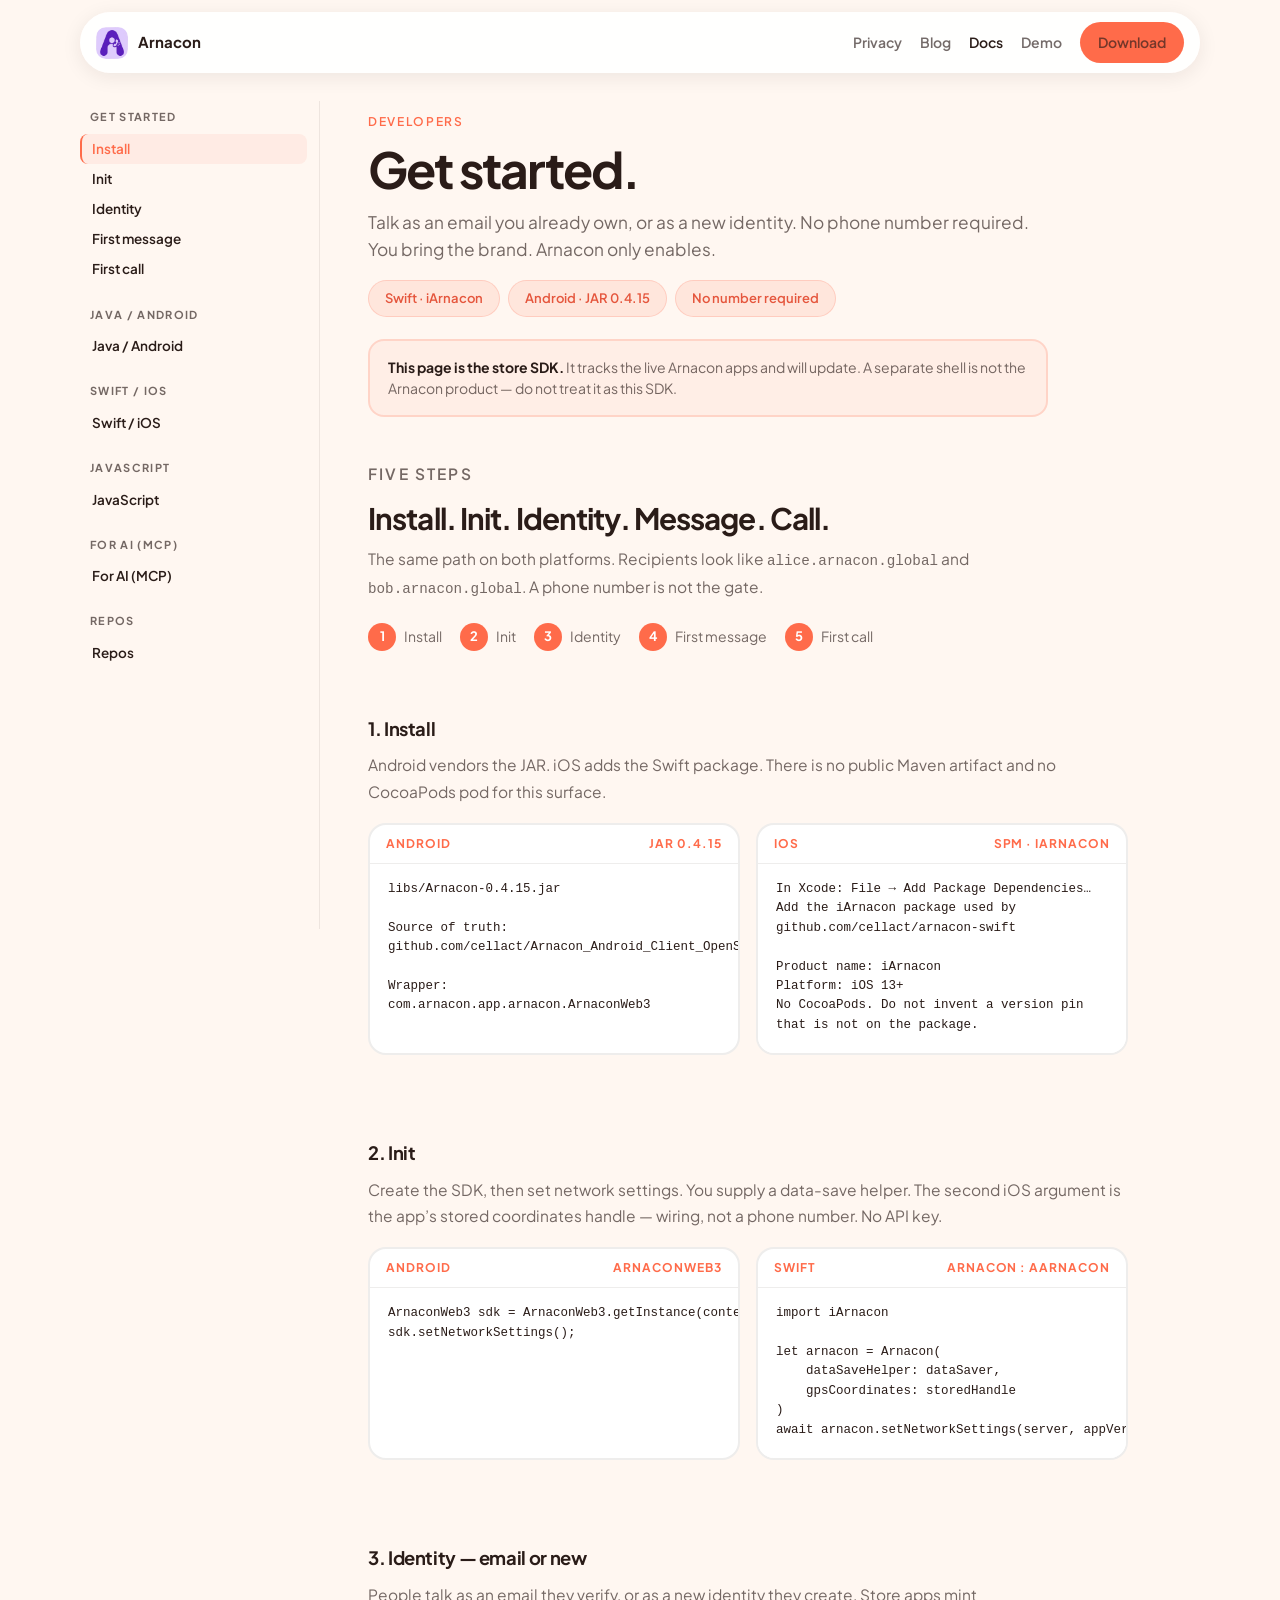
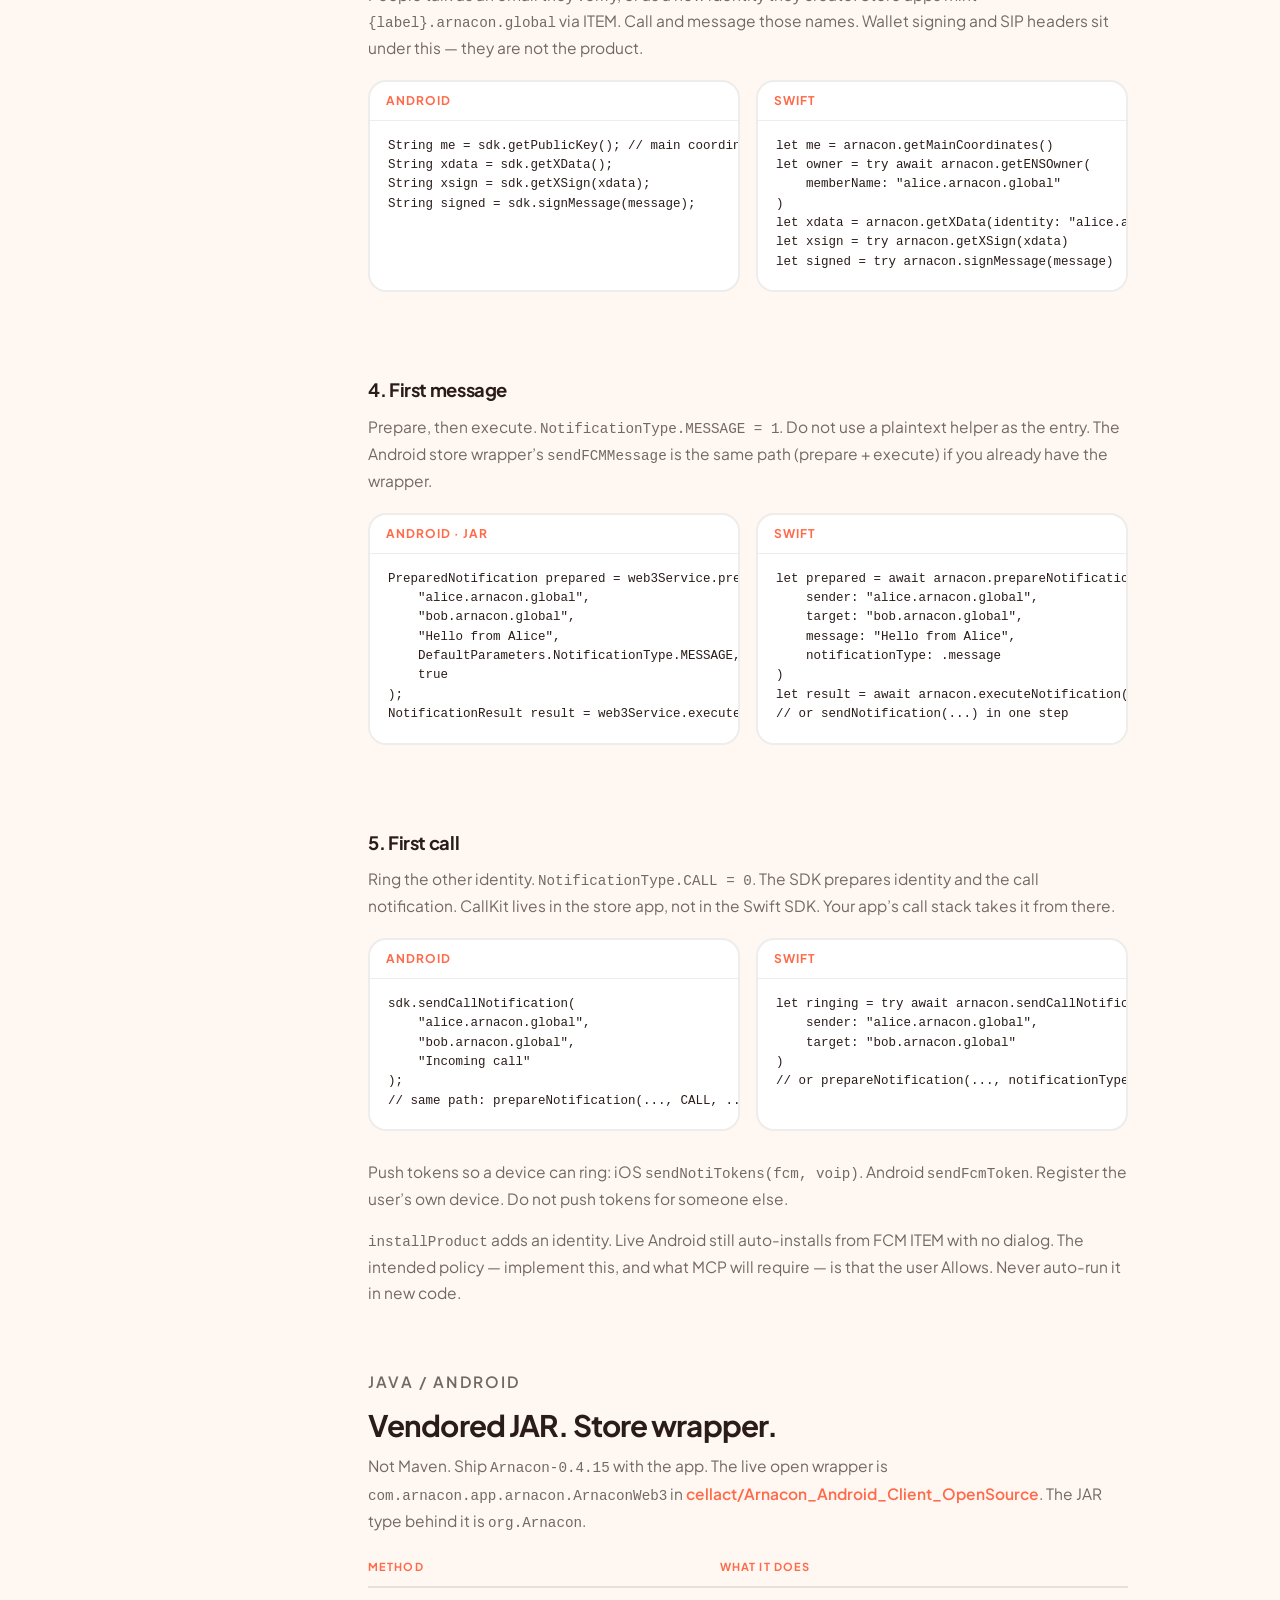
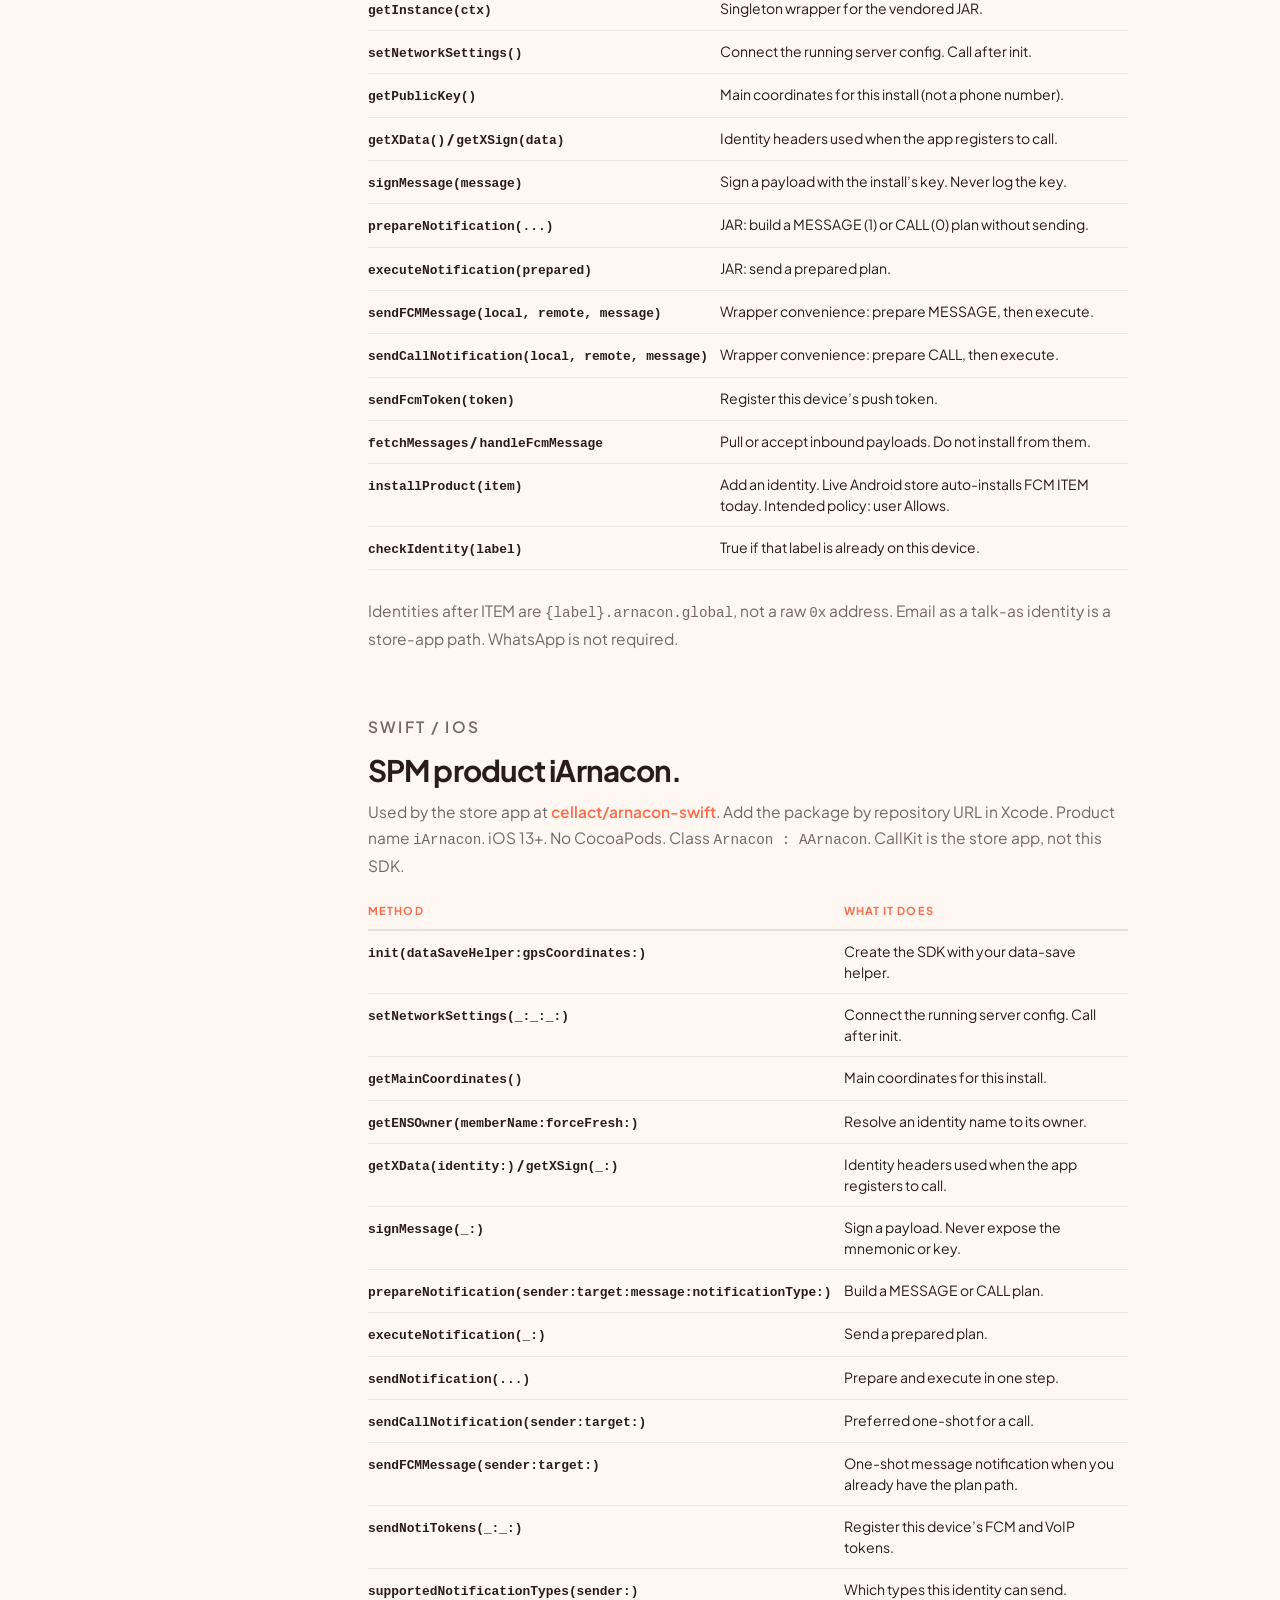
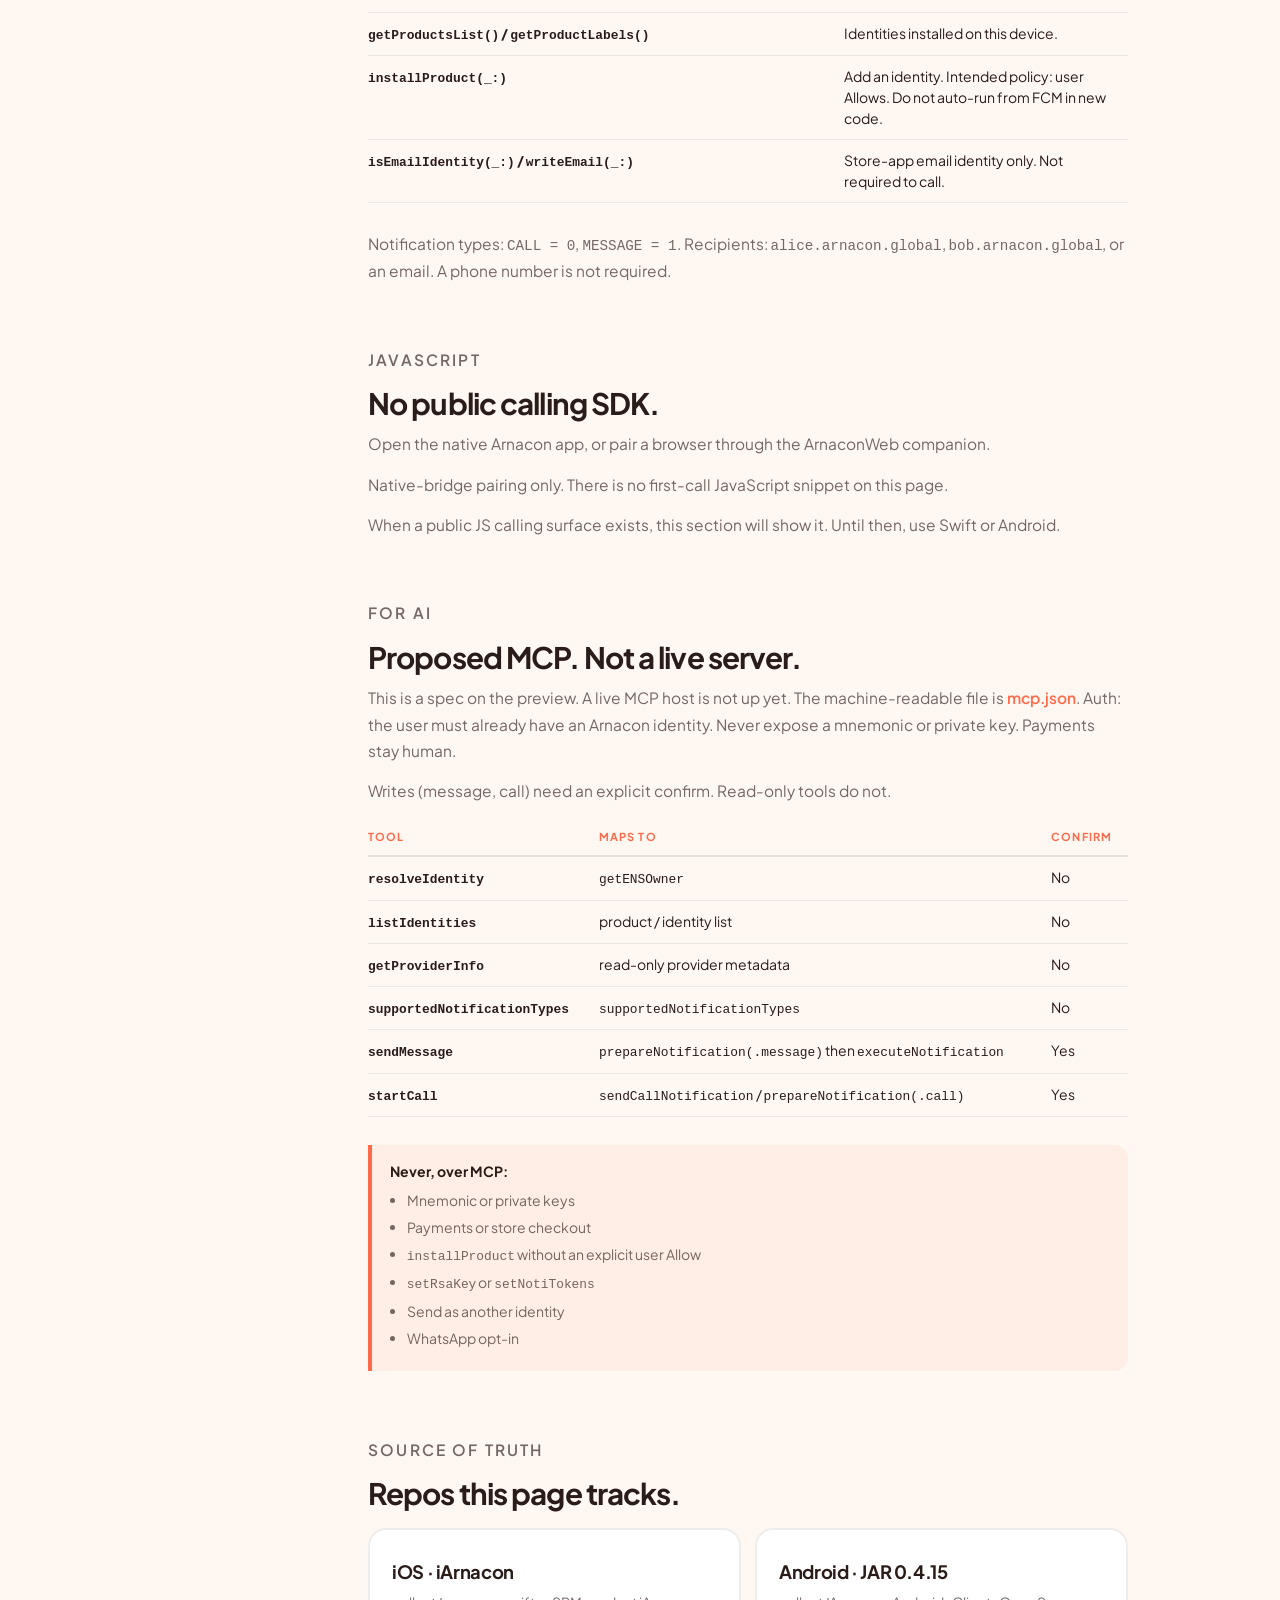
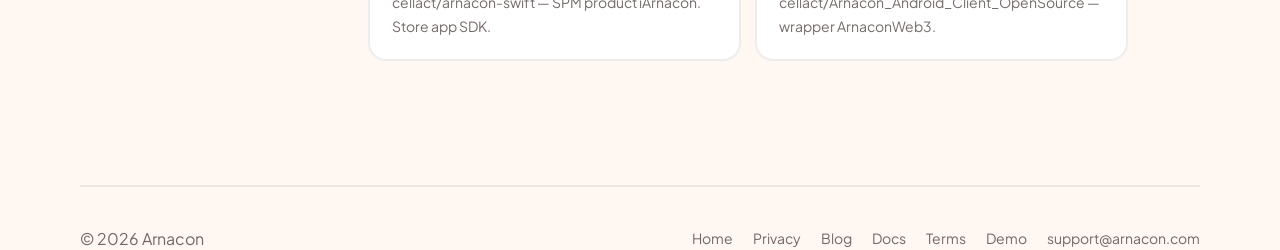
<file: docs.html>
<!DOCTYPE html>
<html lang="en">
<head>
  <meta charset="utf-8">
  <meta name="viewport" content="width=device-width, initial-scale=1">
  <title>Developers — Arnacon</title>
  <link rel="icon" href="arnacon-logo.svg?v=4">
  <link rel="preconnect" href="https://fonts.googleapis.com">
  <link rel="preconnect" href="https://fonts.gstatic.com" crossorigin>
  <link href="https://fonts.googleapis.com/css2?family=Plus+Jakarta+Sans:wght@400;600;700&family=Fraunces:ital,wght@0,400;1,400&display=swap" rel="stylesheet">
  <link rel="stylesheet" href="dawn.css?v=11">
  <style>
    .nav-links a.current { color: var(--ink); }
    html { scroll-padding-top: 88px; }

    .docs-shell {
      width: min(1120px, calc(100% - 40px));
      margin: 0 auto;
      display: grid;
      grid-template-columns: 240px minmax(0, 1fr);
      gap: 48px;
      align-items: start;
      padding: 28px 0 64px;
    }

    .docs-rail {
      position: sticky;
      top: 72px;
      height: calc(100vh - 72px);
      overflow-y: auto;
      overflow-x: hidden;
      padding: 8px 12px 32px 0;
      border-right: 1px solid rgba(42,28,24,.08);
    }
    .docs-rail::-webkit-scrollbar { width: 6px; }
    .docs-rail::-webkit-scrollbar-thumb { background: rgba(42,28,24,.12); border-radius: 99px; }

    .docs-nav {
      display: block;
      width: auto;
      margin: 0;
      padding: 0;
      background: none;
      box-shadow: none;
      border-radius: 0;
      position: static;
      backdrop-filter: none;
      justify-content: unset;
      align-items: stretch;
    }

    .docs-onpage {
      display: none;
      font-size: 12px;
      font-weight: 700;
      letter-spacing: .12em;
      text-transform: uppercase;
      color: var(--ink-muted);
      padding: 10px 4px 8px;
      margin: 0;
      white-space: nowrap;
    }

    .docs-group { margin: 0 0 22px; }
    .docs-group-label {
      display: block;
      font-size: 11px;
      font-weight: 700;
      letter-spacing: .12em;
      text-transform: uppercase;
      color: var(--ink-muted);
      margin: 0 0 8px;
      padding: 0 10px;
    }
    .docs-nav a {
      display: block;
      font-size: 13.5px;
      font-weight: 600;
      color: var(--ink);
      padding: 6px 10px;
      border-radius: 8px;
      border-left: 2px solid transparent;
      line-height: 1.35;
    }
    .docs-nav a:hover { background: rgba(42,28,24,.04); color: var(--ink); }
    .docs-nav a.active {
      color: var(--coral);
      background: rgba(255,107,74,.08);
      border-left-color: var(--coral);
    }

    .docs-article {
      max-width: 760px;
      min-width: 0;
      padding-bottom: 48px;
    }
    .docs-hero { padding: 12px 0 8px; }
    .docs-hero h1 {
      font-size: clamp(2.1rem, 4.2vw, 3.1rem);
      margin-bottom: 14px;
    }
    .docs-hero .lede { max-width: 52ch; font-size: 1.08rem; }
    .docs-note {
      margin: 22px 0 0; padding: 16px 18px;
      border: 2px solid rgba(255,107,74,.2);
      background: rgba(255,107,74,.06);
      border-radius: 16px; font-size: 14px;
      color: var(--ink-muted); max-width: 68ch;
    }
    .docs-note strong { color: var(--ink); }

    .docs-section {
      padding: 36px 0 12px;
      scroll-margin-top: 88px;
    }
    .docs-section h2 {
      font-size: clamp(1.35rem, 2.4vw, 1.85rem);
      margin-bottom: 12px;
      letter-spacing: -.03em;
    }
    .docs-section h3 {
      font-size: 1.15rem;
      margin: 8px 0 10px;
    }
    .docs-section p {
      color: var(--ink-muted);
      max-width: none;
      margin-bottom: 14px;
      line-height: 1.7;
      font-size: 15.5px;
    }
    .docs-section p a { color: var(--coral); font-weight: 600; }

    .steps { margin: 22px 0 8px; }
    .pair { display: grid; grid-template-columns: 1fr 1fr; gap: 16px; margin: 18px 0 28px; }
    .code-card { background: #fff; border: 2px solid rgba(42,28,24,.08); border-radius: 18px; overflow: hidden; }
    .code-card header {
      display: flex; justify-content: space-between; align-items: center;
      padding: 10px 16px; border-bottom: 1px solid rgba(42,28,24,.08);
      font-size: 12px; font-weight: 700; letter-spacing: .08em;
      text-transform: uppercase; color: var(--coral);
    }
    pre {
      margin: 0; padding: 16px 18px 18px; overflow-x: auto;
      font-family: ui-monospace, SFMono-Regular, Menlo, Consolas, monospace;
      font-size: 12.5px; line-height: 1.55; color: var(--ink); background: #fff;
    }
    code { font-family: ui-monospace, SFMono-Regular, Menlo, Consolas, monospace; font-size: .92em; }
    .ref { width: 100%; border-collapse: collapse; margin: 16px 0 28px; font-size: 14px; }
    .ref th {
      text-align: left; font-size: 11px; letter-spacing: .1em; text-transform: uppercase;
      color: var(--coral); padding: 8px 10px 10px 0; border-bottom: 2px solid rgba(42,28,24,.1);
    }
    .ref td { padding: 10px 12px 10px 0; border-bottom: 1px solid rgba(42,28,24,.08); vertical-align: top; }
    .ref td:first-child { white-space: nowrap; font-weight: 700; color: var(--ink); }
    .chip-row { display: flex; flex-wrap: wrap; gap: 8px; margin: 16px 0 8px; }
    .repos { display: grid; grid-template-columns: 1fr 1fr; gap: 14px; margin-top: 18px; }
    .repo-card {
      display: block; background: #fff; border: 2px solid rgba(42,28,24,.08);
      border-radius: 18px; padding: 20px 22px;
    }
    .repo-card:hover { border-color: var(--coral); }
    .repo-card h3 { margin-bottom: 6px; }
    .repo-card p { margin: 0; font-size: 14px; }
    .warn {
      margin: 18px 0; padding: 16px 18px; border-left: 4px solid var(--coral);
      background: rgba(255,107,74,.06); border-radius: 0 14px 14px 0;
      color: var(--ink-muted); font-size: 14px;
    }
    .warn strong { color: var(--ink); }
    .never-list { margin: 8px 0 0; padding-left: 1.2em; color: var(--ink-muted); }
    .never-list li { margin: 6px 0; }

    @media (max-width: 900px) {
      .docs-shell {
        display: block;
        width: calc(100% - 32px);
        padding-top: 8px;
      }
      .docs-rail {
        position: sticky;
        top: 68px;
        z-index: 50;
        width: 100%;
        height: auto;
        overflow: visible;
        padding: 0;
        border-right: 0;
        background: var(--cream);
        border-bottom: 1px solid rgba(42,28,24,.08);
        margin: 0 0 8px;
      }
      .docs-onpage { display: block; }
      .docs-nav {
        display: flex;
        flex-wrap: nowrap;
        gap: 4px 6px;
        overflow-x: auto;
        overflow-y: hidden;
        padding: 0 0 12px;
        -webkit-overflow-scrolling: touch;
      }
      .docs-group {
        display: flex;
        flex-direction: row;
        align-items: center;
        flex-wrap: nowrap;
        gap: 4px;
        margin: 0;
        flex-shrink: 0;
      }
      .docs-group-label {
        padding: 0 6px 0 10px;
        margin: 0;
        white-space: nowrap;
      }
      .docs-nav a {
        display: inline-block;
        white-space: nowrap;
        padding: 6px 10px;
        border-left: 0;
        border-radius: 999px;
        background: #fff;
        border: 1.5px solid rgba(42,28,24,.1);
      }
      .docs-nav a.active {
        border-color: var(--coral);
        background: rgba(255,107,74,.1);
      }
      .docs-article { max-width: none; }
      .pair, .repos { grid-template-columns: 1fr; }
      .ref td:first-child { white-space: normal; }
    }
  </style>
</head>
<body>
  <nav>
    <a href="index.html" class="nav-brand">
      <img src="arnacon-logo.svg?v=4" alt="Arnacon">
      <span>Arnacon</span>
    </a>
    <div class="nav-links">
      <a href="privacy.html">Privacy</a>
      <a href="blog.html">Blog</a>
      <a href="docs.html" class="current">Docs</a>
      <a href="demo.html">Demo</a>
      <a href="index.html#download" class="btn">Download</a>
    </div>
  </nav>

  <div class="docs-shell">
    <aside class="docs-rail">
      <p class="docs-onpage">On this page</p>
      <div class="docs-nav" role="navigation" aria-label="Docs">
        <div class="docs-group">
          <span class="docs-group-label">Get started</span>
          <a href="#install">Install</a>
          <a href="#init">Init</a>
          <a href="#identity">Identity</a>
          <a href="#message">First message</a>
          <a href="#call">First call</a>
        </div>
        <div class="docs-group">
          <span class="docs-group-label">Java / Android</span>
          <a href="#java">Java / Android</a>
        </div>
        <div class="docs-group">
          <span class="docs-group-label">Swift / iOS</span>
          <a href="#swift">Swift / iOS</a>
        </div>
        <div class="docs-group">
          <span class="docs-group-label">JavaScript</span>
          <a href="#js">JavaScript</a>
        </div>
        <div class="docs-group">
          <span class="docs-group-label">For AI (MCP)</span>
          <a href="#mcp">For AI (MCP)</a>
        </div>
        <div class="docs-group">
          <span class="docs-group-label">Repos</span>
          <a href="#repos">Repos</a>
        </div>
      </div>
    </aside>

    <div class="docs-article">
      <header class="docs-hero" id="top">
        <p class="kicker">Developers</p>
        <h1>Get started.</h1>
        <p class="lede">Talk as an email you already own, or as a new identity. No phone number required. You bring the brand. Arnacon only enables.</p>
        <div class="chip-row">
          <span class="chip">Swift · iArnacon</span>
          <span class="chip">Android · JAR 0.4.15</span>
          <span class="chip">No number required</span>
        </div>
        <p class="docs-note"><strong>This page is the store SDK.</strong> It tracks the live Arnacon apps and will update. A separate shell is not the Arnacon product — do not treat it as this SDK.</p>
      </header>

      <section class="docs-section" id="got">
        <p class="kicker">Five steps</p>
        <h2>Install. Init. Identity. Message. Call.</h2>
        <p>The same path on both platforms. Recipients look like <code>alice.arnacon.global</code> and <code>bob.arnacon.global</code>. A phone number is not the gate.</p>
        <div class="steps">
          <span class="step"><b>1</b> Install</span>
          <span class="step"><b>2</b> Init</span>
          <span class="step"><b>3</b> Identity</span>
          <span class="step"><b>4</b> First message</span>
          <span class="step"><b>5</b> First call</span>
        </div>
      </section>

      <section class="docs-section" id="install">
        <h3>1. Install</h3>
        <p>Android vendors the JAR. iOS adds the Swift package. There is no public Maven artifact and no CocoaPods pod for this surface.</p>
        <div class="pair">
          <article class="code-card">
            <header><span>Android</span><span>JAR 0.4.15</span></header>
            <pre>libs/Arnacon-0.4.15.jar

Source of truth:
github.com/cellact/Arnacon_Android_Client_OpenSource

Wrapper:
com.arnacon.app.arnacon.ArnaconWeb3</pre>
          </article>
          <article class="code-card">
            <header><span>iOS</span><span>SPM · iArnacon</span></header>
            <pre>In Xcode: File → Add Package Dependencies…
Add the iArnacon package used by
github.com/cellact/arnacon-swift

Product name: iArnacon
Platform: iOS 13+
No CocoaPods. Do not invent a version pin
that is not on the package.</pre>
          </article>
        </div>
      </section>

      <section class="docs-section" id="init">
        <h3>2. Init</h3>
        <p>Create the SDK, then set network settings. You supply a data-save helper. The second iOS argument is the app’s stored coordinates handle — wiring, not a phone number. No API key.</p>
        <div class="pair">
          <article class="code-card">
            <header><span>Android</span><span>ArnaconWeb3</span></header>
            <pre>ArnaconWeb3 sdk = ArnaconWeb3.getInstance(context);
sdk.setNetworkSettings();</pre>
          </article>
          <article class="code-card">
            <header><span>Swift</span><span>Arnacon : AArnacon</span></header>
            <pre>import iArnacon

let arnacon = Arnacon(
    dataSaveHelper: dataSaver,
    gpsCoordinates: storedHandle
)
await arnacon.setNetworkSettings(server, appVersion)</pre>
          </article>
        </div>
      </section>

      <section class="docs-section" id="identity">
        <h3>3. Identity — email or new</h3>
        <p>People talk as an email they verify, or as a new identity they create. Store apps mint <code>{label}.arnacon.global</code> via ITEM. Call and message those names. Wallet signing and SIP headers sit under this — they are not the product.</p>
        <div class="pair">
          <article class="code-card">
            <header><span>Android</span></header>
            <pre>String me = sdk.getPublicKey(); // main coordinates
String xdata = sdk.getXData();
String xsign = sdk.getXSign(xdata);
String signed = sdk.signMessage(message);</pre>
          </article>
          <article class="code-card">
            <header><span>Swift</span></header>
            <pre>let me = arnacon.getMainCoordinates()
let owner = try await arnacon.getENSOwner(
    memberName: "alice.arnacon.global"
)
let xdata = arnacon.getXData(identity: "alice.arnacon.global")
let xsign = try arnacon.getXSign(xdata)
let signed = try arnacon.signMessage(message)</pre>
          </article>
        </div>
      </section>

      <section class="docs-section" id="message">
        <h3>4. First message</h3>
        <p>Prepare, then execute. <code>NotificationType.MESSAGE = 1</code>. Do not use a plaintext helper as the entry. The Android store wrapper’s <code>sendFCMMessage</code> is the same path (prepare + execute) if you already have the wrapper.</p>
        <div class="pair">
          <article class="code-card">
            <header><span>Android · JAR</span></header>
            <pre>PreparedNotification prepared = web3Service.prepareNotification(
    "alice.arnacon.global",
    "bob.arnacon.global",
    "Hello from Alice",
    DefaultParameters.NotificationType.MESSAGE,
    true
);
NotificationResult result = web3Service.executeNotification(prepared);</pre>
          </article>
          <article class="code-card">
            <header><span>Swift</span></header>
            <pre>let prepared = await arnacon.prepareNotification(
    sender: "alice.arnacon.global",
    target: "bob.arnacon.global",
    message: "Hello from Alice",
    notificationType: .message
)
let result = await arnacon.executeNotification(prepared)
// or sendNotification(...) in one step</pre>
          </article>
        </div>
      </section>

      <section class="docs-section" id="call">
        <h3>5. First call</h3>
        <p>Ring the other identity. <code>NotificationType.CALL = 0</code>. The SDK prepares identity and the call notification. CallKit lives in the store app, not in the Swift SDK. Your app’s call stack takes it from there.</p>
        <div class="pair">
          <article class="code-card">
            <header><span>Android</span></header>
            <pre>sdk.sendCallNotification(
    "alice.arnacon.global",
    "bob.arnacon.global",
    "Incoming call"
);
// same path: prepareNotification(..., CALL, ...)</pre>
          </article>
          <article class="code-card">
            <header><span>Swift</span></header>
            <pre>let ringing = try await arnacon.sendCallNotification(
    sender: "alice.arnacon.global",
    target: "bob.arnacon.global"
)
// or prepareNotification(..., notificationType: .call)</pre>
          </article>
        </div>
        <p>Push tokens so a device can ring: iOS <code>sendNotiTokens(fcm, voip)</code>. Android <code>sendFcmToken</code>. Register the user’s own device. Do not push tokens for someone else.</p>
        <p><code>installProduct</code> adds an identity. Live Android still auto-installs from FCM ITEM with no dialog. The intended policy — implement this, and what MCP will require — is that the user Allows. Never auto-run it in new code.</p>
      </section>

      <section class="docs-section" id="java">
        <p class="kicker">Java / Android</p>
        <h2>Vendored JAR. Store wrapper.</h2>
        <p>Not Maven. Ship <code>Arnacon-0.4.15</code> with the app. The live open wrapper is <code>com.arnacon.app.arnacon.ArnaconWeb3</code> in <a href="https://github.com/cellact/Arnacon_Android_Client_OpenSource">cellact/Arnacon_Android_Client_OpenSource</a>. The JAR type behind it is <code>org.Arnacon</code>.</p>
        <table class="ref">
          <thead>
            <tr><th>Method</th><th>What it does</th></tr>
          </thead>
          <tbody>
            <tr><td><code>getInstance(ctx)</code></td><td>Singleton wrapper for the vendored JAR.</td></tr>
            <tr><td><code>setNetworkSettings()</code></td><td>Connect the running server config. Call after init.</td></tr>
            <tr><td><code>getPublicKey()</code></td><td>Main coordinates for this install (not a phone number).</td></tr>
            <tr><td><code>getXData()</code> / <code>getXSign(data)</code></td><td>Identity headers used when the app registers to call.</td></tr>
            <tr><td><code>signMessage(message)</code></td><td>Sign a payload with the install’s key. Never log the key.</td></tr>
            <tr><td><code>prepareNotification(...)</code></td><td>JAR: build a MESSAGE (1) or CALL (0) plan without sending.</td></tr>
            <tr><td><code>executeNotification(prepared)</code></td><td>JAR: send a prepared plan.</td></tr>
            <tr><td><code>sendFCMMessage(local, remote, message)</code></td><td>Wrapper convenience: prepare MESSAGE, then execute.</td></tr>
            <tr><td><code>sendCallNotification(local, remote, message)</code></td><td>Wrapper convenience: prepare CALL, then execute.</td></tr>
            <tr><td><code>sendFcmToken(token)</code></td><td>Register this device’s push token.</td></tr>
            <tr><td><code>fetchMessages</code> / <code>handleFcmMessage</code></td><td>Pull or accept inbound payloads. Do not install from them.</td></tr>
            <tr><td><code>installProduct(item)</code></td><td>Add an identity. Live Android store auto-installs FCM ITEM today. Intended policy: user Allows.</td></tr>
            <tr><td><code>checkIdentity(label)</code></td><td>True if that label is already on this device.</td></tr>
          </tbody>
        </table>
        <p>Identities after ITEM are <code>{label}.arnacon.global</code>, not a raw <code>0x</code> address. Email as a talk-as identity is a store-app path. WhatsApp is not required.</p>
      </section>

      <section class="docs-section" id="swift">
        <p class="kicker">Swift / iOS</p>
        <h2>SPM product iArnacon.</h2>
        <p>Used by the store app at <a href="https://github.com/cellact/arnacon-swift">cellact/arnacon-swift</a>. Add the package by repository URL in Xcode. Product name <code>iArnacon</code>. iOS 13+. No CocoaPods. Class <code>Arnacon : AArnacon</code>. CallKit is the store app, not this SDK.</p>
        <table class="ref">
          <thead>
            <tr><th>Method</th><th>What it does</th></tr>
          </thead>
          <tbody>
            <tr><td><code>init(dataSaveHelper:gpsCoordinates:)</code></td><td>Create the SDK with your data-save helper.</td></tr>
            <tr><td><code>setNetworkSettings(_:_:_:)</code></td><td>Connect the running server config. Call after init.</td></tr>
            <tr><td><code>getMainCoordinates()</code></td><td>Main coordinates for this install.</td></tr>
            <tr><td><code>getENSOwner(memberName:forceFresh:)</code></td><td>Resolve an identity name to its owner.</td></tr>
            <tr><td><code>getXData(identity:)</code> / <code>getXSign(_:)</code></td><td>Identity headers used when the app registers to call.</td></tr>
            <tr><td><code>signMessage(_:)</code></td><td>Sign a payload. Never expose the mnemonic or key.</td></tr>
            <tr><td><code>prepareNotification(sender:target:message:notificationType:)</code></td><td>Build a MESSAGE or CALL plan.</td></tr>
            <tr><td><code>executeNotification(_:)</code></td><td>Send a prepared plan.</td></tr>
            <tr><td><code>sendNotification(...)</code></td><td>Prepare and execute in one step.</td></tr>
            <tr><td><code>sendCallNotification(sender:target:)</code></td><td>Preferred one-shot for a call.</td></tr>
            <tr><td><code>sendFCMMessage(sender:target:)</code></td><td>One-shot message notification when you already have the plan path.</td></tr>
            <tr><td><code>sendNotiTokens(_:_:)</code></td><td>Register this device’s FCM and VoIP tokens.</td></tr>
            <tr><td><code>supportedNotificationTypes(sender:)</code></td><td>Which types this identity can send.</td></tr>
            <tr><td><code>getProductsList()</code> / <code>getProductLabels()</code></td><td>Identities installed on this device.</td></tr>
            <tr><td><code>installProduct(_:)</code></td><td>Add an identity. Intended policy: user Allows. Do not auto-run from FCM in new code.</td></tr>
            <tr><td><code>isEmailIdentity(_:)</code> / <code>writeEmail(_:)</code></td><td>Store-app email identity only. Not required to call.</td></tr>
          </tbody>
        </table>
        <p>Notification types: <code>CALL = 0</code>, <code>MESSAGE = 1</code>. Recipients: <code>alice.arnacon.global</code>, <code>bob.arnacon.global</code>, or an email. A phone number is not required.</p>
      </section>

      <section class="docs-section" id="js">
        <p class="kicker">JavaScript</p>
        <h2>No public calling SDK.</h2>
        <p>Open the native Arnacon app, or pair a browser through the ArnaconWeb companion.</p>
        <p>Native-bridge pairing only. There is no first-call JavaScript snippet on this page.</p>
        <p>When a public JS calling surface exists, this section will show it. Until then, use Swift or Android.</p>
      </section>

      <section class="docs-section" id="mcp">
        <p class="kicker">For AI</p>
        <h2>Proposed MCP. Not a live server.</h2>
        <p>This is a spec on the preview. A live MCP host is not up yet. The machine-readable file is <a href="mcp.json">mcp.json</a>. Auth: the user must already have an Arnacon identity. Never expose a mnemonic or private key. Payments stay human.</p>
        <p>Writes (message, call) need an explicit confirm. Read-only tools do not.</p>
        <table class="ref">
          <thead>
            <tr><th>Tool</th><th>Maps to</th><th>Confirm</th></tr>
          </thead>
          <tbody>
            <tr><td><code>resolveIdentity</code></td><td><code>getENSOwner</code></td><td>No</td></tr>
            <tr><td><code>listIdentities</code></td><td>product / identity list</td><td>No</td></tr>
            <tr><td><code>getProviderInfo</code></td><td>read-only provider metadata</td><td>No</td></tr>
            <tr><td><code>supportedNotificationTypes</code></td><td><code>supportedNotificationTypes</code></td><td>No</td></tr>
            <tr><td><code>sendMessage</code></td><td><code>prepareNotification(.message)</code> then <code>executeNotification</code></td><td>Yes</td></tr>
            <tr><td><code>startCall</code></td><td><code>sendCallNotification</code> / <code>prepareNotification(.call)</code></td><td>Yes</td></tr>
          </tbody>
        </table>
        <div class="warn">
          <strong>Never, over MCP:</strong>
          <ul class="never-list">
            <li>Mnemonic or private keys</li>
            <li>Payments or store checkout</li>
            <li><code>installProduct</code> without an explicit user Allow</li>
            <li><code>setRsaKey</code> or <code>setNotiTokens</code></li>
            <li>Send as another identity</li>
            <li>WhatsApp opt-in</li>
          </ul>
        </div>
      </section>

      <section class="docs-section" id="repos">
        <p class="kicker">Source of truth</p>
        <h2>Repos this page tracks.</h2>
        <div class="repos">
          <a class="repo-card" href="https://github.com/cellact/arnacon-swift">
            <h3>iOS · iArnacon</h3>
            <p>cellact/arnacon-swift — SPM product iArnacon. Store app SDK.</p>
          </a>
          <a class="repo-card" href="https://github.com/cellact/Arnacon_Android_Client_OpenSource">
            <h3>Android · JAR 0.4.15</h3>
            <p>cellact/Arnacon_Android_Client_OpenSource — wrapper ArnaconWeb3.</p>
          </a>
        </div>
      </section>
    </div>
  </div>

  <footer class="wrap">
    <div class="footer-content">
      <span style="color: var(--ink-muted);">© 2026 Arnacon</span>
      <div class="footer-links">
        <a href="index.html">Home</a>
        <a href="privacy.html">Privacy</a>
        <a href="blog.html">Blog</a>
        <a href="docs.html">Docs</a>
        <a href="https://www.arnacon.com/tandc">Terms</a>
        <a href="demo.html">Demo</a>
        <a href="mailto:support@arnacon.com">support@arnacon.com</a>
      </div>
    </div>
  </footer>

  <script>
(function () {
  var links = Array.prototype.slice.call(document.querySelectorAll('.docs-nav a[href^="#"]'));
  var sections = links.map(function (a) {
    return document.getElementById(a.getAttribute("href").slice(1));
  }).filter(Boolean);

  function setActive(id) {
    links.forEach(function (a) {
      a.classList.toggle("active", a.getAttribute("href") === "#" + id);
    });
  }

  links.forEach(function (a) {
    a.addEventListener("click", function (e) {
      var id = a.getAttribute("href").slice(1);
      var el = document.getElementById(id);
      if (!el) return;
      e.preventDefault();
      setActive(id);
      el.scrollIntoView({ behavior: "smooth", block: "start" });
      if (history.replaceState) history.replaceState(null, "", "#" + id);
    });
  });

  var ticking = false;
  function spy() {
    ticking = false;
    var offset = 96;
    var current = sections.length ? sections[0].id : null;
    for (var i = 0; i < sections.length; i++) {
      if (sections[i].getBoundingClientRect().top - offset <= 0) current = sections[i].id;
    }
    if (current) setActive(current);
  }
  window.addEventListener("scroll", function () {
    if (!ticking) {
      ticking = true;
      requestAnimationFrame(spy);
    }
  }, { passive: true });
  spy();
})();
  </script>
</body>
</html>
</file>
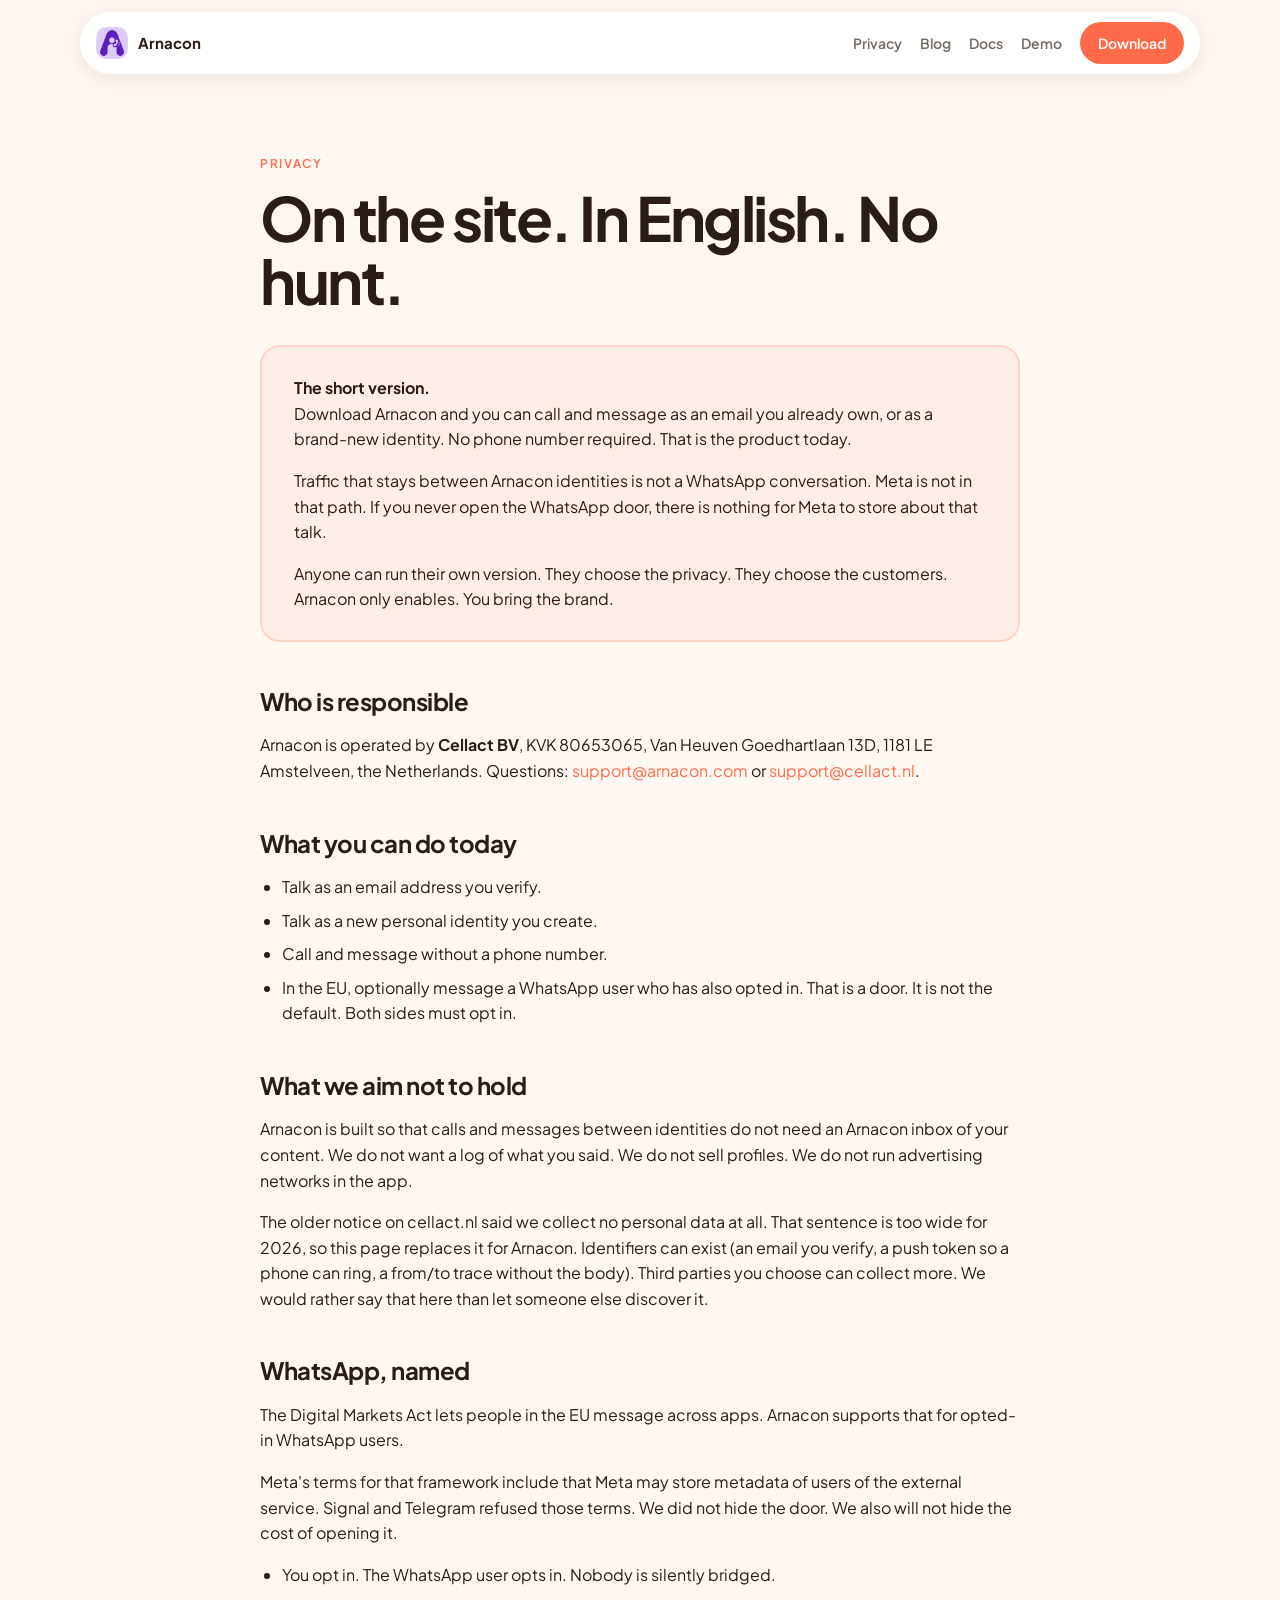
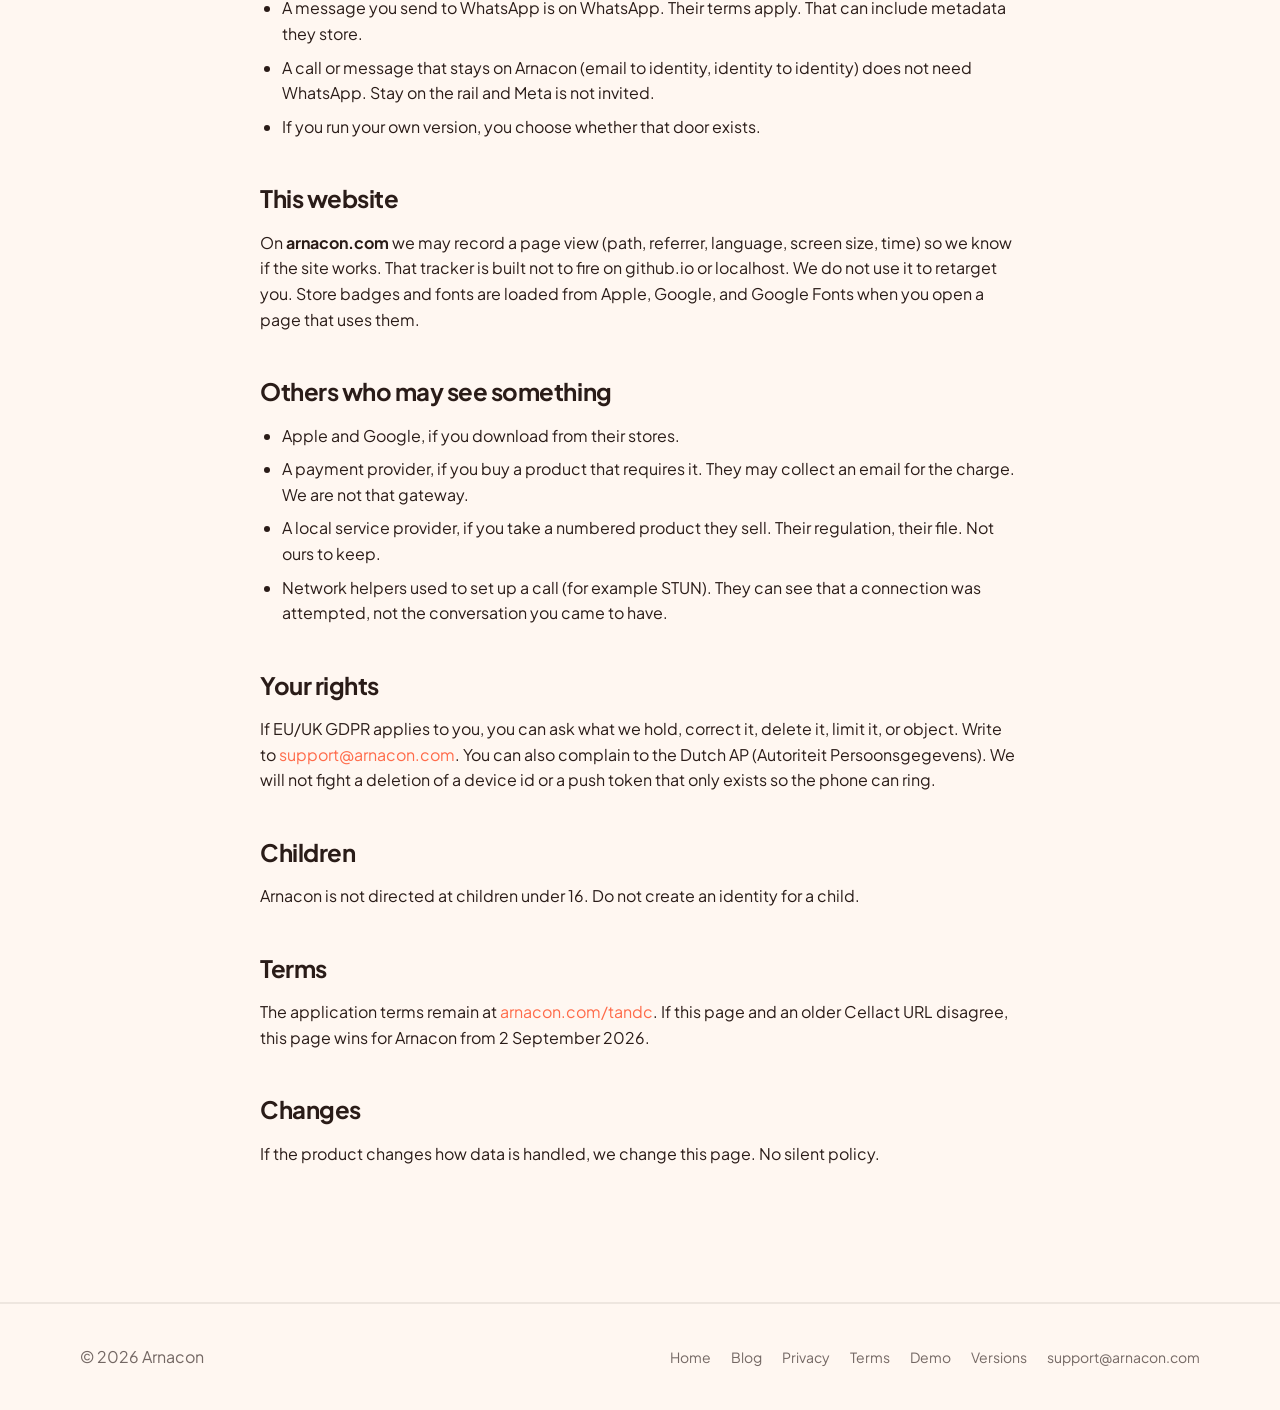
<file: privacy.html>
<!DOCTYPE html>
<html lang="en">
<head>
<meta charset="utf-8">
<meta name="viewport" content="width=device-width,initial-scale=1">
<title>Privacy — Arnacon</title>
<link rel="icon" href="arnacon-logo.svg?v=4">
<link rel="preconnect" href="https://fonts.googleapis.com">
<link rel="preconnect" href="https://fonts.gstatic.com" crossorigin>
<link href="https://fonts.googleapis.com/css2?family=Plus+Jakarta+Sans:wght@400;600;700&family=Fraunces:ital,wght@0,400;1,400&display=swap" rel="stylesheet">
<style>
:root{--cream:#fff7f1;--coral:#ff6b4a;--coral-dark:#e5563d;--ink:#2a1c18;--ink-muted:rgba(42,28,24,.65);--glass:rgba(255,255,255,.92)}
*{box-sizing:border-box;margin:0;padding:0}html{scroll-behavior:smooth}
body{margin:0;font-family:'Plus Jakarta Sans',-apple-system,BlinkMacSystemFont,system-ui,sans-serif;background:var(--cream);color:var(--ink);line-height:1.6}
a{color:var(--coral);text-decoration:none}a:hover{text-decoration:underline}
nav{position:sticky;top:12px;z-index:100;width:min(1120px,calc(100% - 24px));margin:12px auto 0;display:flex;justify-content:space-between;align-items:center;padding:10px 16px;background:var(--glass);backdrop-filter:blur(16px);border-radius:999px;box-shadow:0 4px 20px rgba(42,28,24,.08)}
.nav-brand{display:flex;align-items:center;gap:10px;font-weight:700;font-size:15px;color:var(--ink)}.nav-brand:hover{text-decoration:none}
.nav-brand img{width:32px;height:32px;border-radius:10px}
.nav-links{display:flex;align-items:center;gap:18px}.nav-links a{font-size:14px;font-weight:600;color:var(--ink-muted);transition:color .2s}.nav-links a:hover{color:var(--ink);text-decoration:none}
.btn{display:inline-flex;align-items:center;justify-content:center;background:var(--coral);color:#fff!important;border-radius:999px;padding:10px 18px;font-weight:600;font-size:14px}
.btn:hover{text-decoration:none;background:var(--coral-dark)}
main{width:min(760px,calc(100% - 40px));margin:0 auto;padding:80px 0 60px}
h1{font-size:clamp(2.2rem,5vw,3.8rem);letter-spacing:-.04em;line-height:1.05;font-weight:700;margin:12px 0 16px}
.k{font-size:12px;letter-spacing:.14em;text-transform:uppercase;color:var(--coral);font-weight:600;margin-bottom:12px;display:block}
.lede{font-size:1.1rem;color:var(--ink-muted);margin:0 0 40px;line-height:1.6}
h2{font-size:1.5rem;margin:40px 0 12px;letter-spacing:-.02em;font-weight:700}
p{color:var(--ink);margin-bottom:16px}li{color:var(--ink);margin:8px 0}
ul{padding-left:1.4em;margin-bottom:20px}
.box{border:2px solid rgba(255,107,74,.2);border-radius:20px;padding:28px 32px;background:rgba(255,107,74,.06);margin:32px 0}.box strong{color:var(--ink);font-weight:700}.box p:last-child{margin-bottom:0}
footer{padding:40px 0;border-top:2px solid rgba(42,28,24,.08);margin-top:60px}
.footer-content{display:flex;justify-content:space-between;align-items:center;flex-wrap:wrap;gap:20px;width:min(1120px,calc(100% - 40px));margin:0 auto}
.footer-links{display:flex;gap:20px;flex-wrap:wrap}.footer-links a{font-size:14px;color:var(--ink-muted)}.footer-links a:hover{color:var(--ink);text-decoration:none}
@media(max-width:900px){.nav-links a:not(.btn){display:none}main{width:calc(100% - 32px)}}
</style>
</head>
<body>
<nav>
  <a href="index.html" class="nav-brand">
    <img src="arnacon-logo.svg?v=4" alt="Arnacon">
    <span>Arnacon</span>
  </a>
  <div class="nav-links">
    <a href="privacy.html">Privacy</a>
    <a href="blog.html">Blog</a>
    <a href="docs.html">Docs</a>
    <a href="demo.html">Demo</a>
    <a class="btn" href="index.html#download">Download</a>
  </div>
</nav>
<main>
<span class="k">Privacy</span>
<h1>On the site. In English. No hunt.</h1>
<div class="box">
<strong>The short version.</strong>
<p>Download Arnacon and you can call and message as an email you already own, or as a brand-new identity. No phone number required. That is the product today.</p>
<p>Traffic that stays between Arnacon identities is not a WhatsApp conversation. Meta is not in that path. If you never open the WhatsApp door, there is nothing for Meta to store about that talk.</p>
<p>Anyone can run their own version. They choose the privacy. They choose the customers. Arnacon only enables. You bring the brand.</p>
</div>
<h2>Who is responsible</h2>
<p>Arnacon is operated by <strong>Cellact BV</strong>, KVK 80653065, Van Heuven Goedhartlaan 13D, 1181 LE Amstelveen, the Netherlands. Questions: <a href="mailto:support@arnacon.com">support@arnacon.com</a> or <a href="mailto:support@cellact.nl">support@cellact.nl</a>.</p>
<h2>What you can do today</h2>
<ul>
<li>Talk as an email address you verify.</li>
<li>Talk as a new personal identity you create.</li>
<li>Call and message without a phone number.</li>
<li>In the EU, optionally message a WhatsApp user who has also opted in. That is a door. It is not the default. Both sides must opt in.</li>
</ul>
<h2>What we aim not to hold</h2>
<p>Arnacon is built so that calls and messages between identities do not need an Arnacon inbox of your content. We do not want a log of what you said. We do not sell profiles. We do not run advertising networks in the app.</p>
<p>The older notice on cellact.nl said we collect no personal data at all. That sentence is too wide for 2026, so this page replaces it for Arnacon. Identifiers can exist (an email you verify, a push token so a phone can ring, a from/to trace without the body). Third parties you choose can collect more. We would rather say that here than let someone else discover it.</p>
<h2>WhatsApp, named</h2>
<p>The Digital Markets Act lets people in the EU message across apps. Arnacon supports that for opted-in WhatsApp users.</p>
<p>Meta's terms for that framework include that Meta may store metadata of users of the external service. Signal and Telegram refused those terms. We did not hide the door. We also will not hide the cost of opening it.</p>
<ul>
<li>You opt in. The WhatsApp user opts in. Nobody is silently bridged.</li>
<li>A message you send to WhatsApp is on WhatsApp. Their terms apply. That can include metadata they store.</li>
<li>A call or message that stays on Arnacon (email to identity, identity to identity) does not need WhatsApp. Stay on the rail and Meta is not invited.</li>
<li>If you run your own version, you choose whether that door exists.</li>
</ul>
<h2>This website</h2>
<p>On <strong>arnacon.com</strong> we may record a page view (path, referrer, language, screen size, time) so we know if the site works. That tracker is built not to fire on github.io or localhost. We do not use it to retarget you. Store badges and fonts are loaded from Apple, Google, and Google Fonts when you open a page that uses them.</p>
<h2>Others who may see something</h2>
<ul>
<li>Apple and Google, if you download from their stores.</li>
<li>A payment provider, if you buy a product that requires it. They may collect an email for the charge. We are not that gateway.</li>
<li>A local service provider, if you take a numbered product they sell. Their regulation, their file. Not ours to keep.</li>
<li>Network helpers used to set up a call (for example STUN). They can see that a connection was attempted, not the conversation you came to have.</li>
</ul>
<h2>Your rights</h2>
<p>If EU/UK GDPR applies to you, you can ask what we hold, correct it, delete it, limit it, or object. Write to <a href="mailto:support@arnacon.com">support@arnacon.com</a>. You can also complain to the Dutch AP (Autoriteit Persoonsgegevens). We will not fight a deletion of a device id or a push token that only exists so the phone can ring.</p>
<h2>Children</h2>
<p>Arnacon is not directed at children under 16. Do not create an identity for a child.</p>
<h2>Terms</h2>
<p>The application terms remain at <a href="https://www.arnacon.com/tandc">arnacon.com/tandc</a>. If this page and an older Cellact URL disagree, this page wins for Arnacon from 2 September 2026.</p>
<h2>Changes</h2>
<p>If the product changes how data is handled, we change this page. No silent policy.</p>
</main>
<footer>
  <div class="footer-content">
    <span style="color:var(--ink-muted)">© 2026 Arnacon</span>
    <div class="footer-links">
      <a href="index.html">Home</a>
      <a href="blog.html">Blog</a>
      <a href="privacy.html">Privacy</a>
      <a href="https://www.arnacon.com/tandc">Terms</a>
      <a href="demo.html">Demo</a>
      <a href="versions.html">Versions</a>
      <a href="mailto:support@arnacon.com">support@arnacon.com</a>
    </div>
  </div>
</footer>
<script>
(function(){var h=(location.hostname||'').replace(/^www\./,'');if(h!=='arnacon.com')return;fetch('https://europe-west1-arnacon-production-gcp.cloudfunctions.net/website-analytics',{method:'POST',headers:{'Content-Type':'application/json'},body:JSON.stringify({path:location.pathname,ref:document.referrer||'',t:Date.now()})}).catch(function(){})})();
</script>
</body>
</html>
</file>
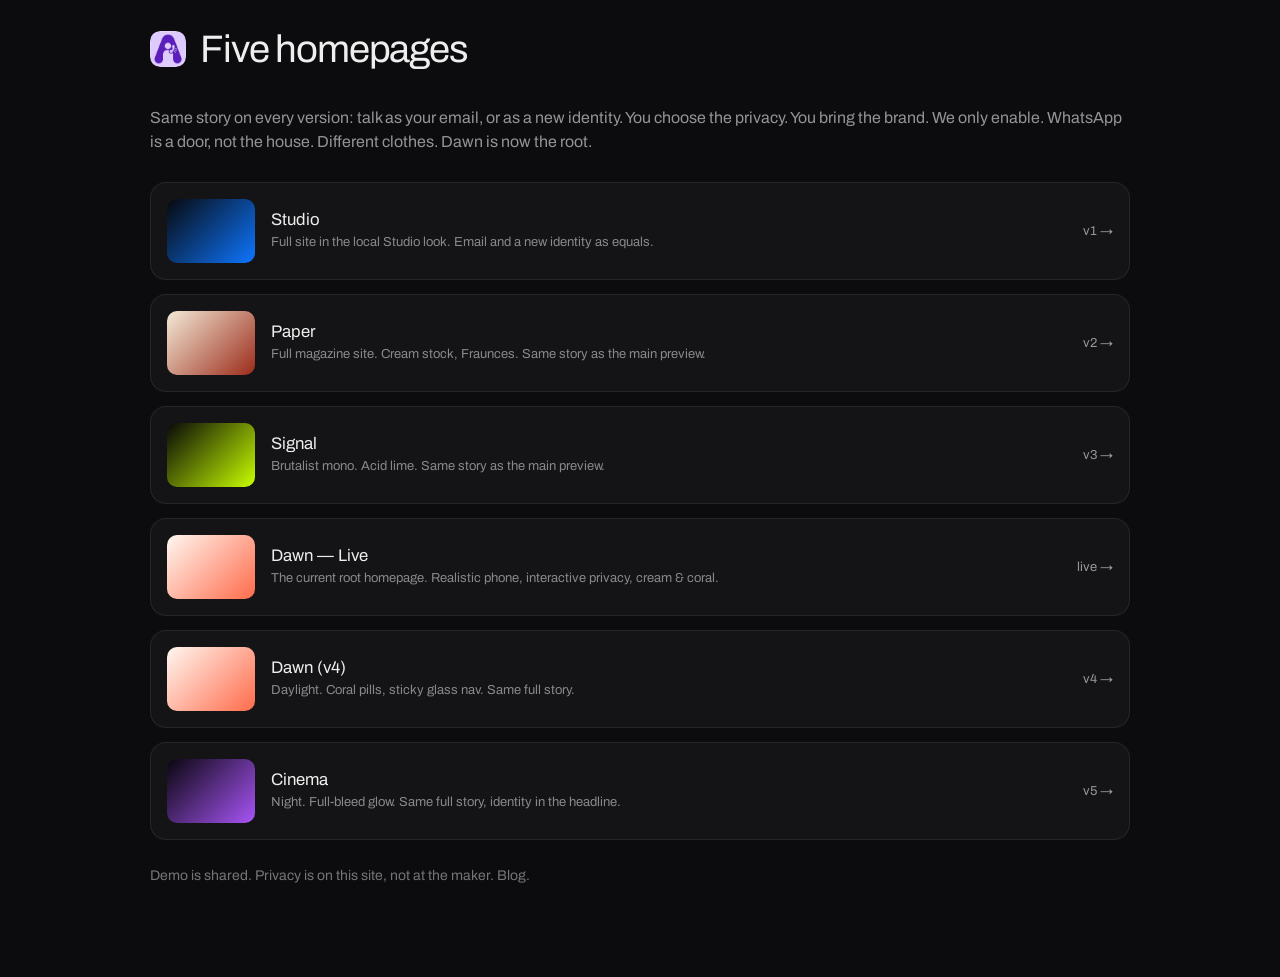
<file: versions.html>
<!DOCTYPE html>
<html lang="en">
<head>
<meta charset="utf-8">
<meta name="viewport" content="width=device-width,initial-scale=1">
<title>Arnacon — five homepages</title>
<link rel="icon" href="arnacon-logo.svg?v=4">
<link href="https://fonts.googleapis.com/css2?family=Archivo:wght@400;600&display=swap" rel="stylesheet">
<style>
*{box-sizing:border-box}body{margin:0;font-family:Archivo,system-ui,sans-serif;background:#0c0c0e;color:#eee;padding:28px 20px 80px}
a{color:inherit;text-decoration:none}
header{max-width:980px;margin:0 auto 36px;display:flex;gap:14px;align-items:center}
header img{width:36px;height:36px;border-radius:10px}
h1{font-size:clamp(1.6rem,4vw,2.4rem);font-weight:400;letter-spacing:-.03em;margin:0}
.sub{max-width:980px;margin:0 auto 28px;color:#eee9;line-height:1.5}
.grid{max-width:980px;margin:0 auto;display:grid;gap:14px}
.card{display:grid;grid-template-columns:88px 1fr auto;gap:16px;align-items:center;padding:16px;border:1px solid #ffffff14;border-radius:16px;background:#141416}
.card:hover{border-color:#ffffff33}
.sw{width:88px;height:64px;border-radius:10px}
.t{font-size:1.05rem;margin:0 0 4px}
.d{margin:0;color:#eee8;font-size:13px;line-height:1.4}
.go{font-size:13px;opacity:.6}
.now{margin-top:28px;max-width:980px;margin-left:auto;margin-right:auto;color:#eee7;font-size:14px}
@media(max-width:640px){.card{grid-template-columns:64px 1fr}.go{display:none}.sw{width:64px;height:48px}}
</style>
</head>
<body>
<header><a href="versions.html?v=7" style="display:flex;gap:14px;align-items:center;color:inherit"><img src="arnacon-logo.svg?v=4" alt=""><div><h1>Five homepages</h1></div></a></header>
<p class="sub">Same story on every version: talk as your email, or as a new identity. You choose the privacy. You bring the brand. We only enable. WhatsApp is a door, not the house. Different clothes. Dawn is now the root.</p>
<div class="grid">
<a class="card" href="v1.html?v=7"><div class="sw" style="background:linear-gradient(135deg,#07090d,#0e76ff)"></div><div><p class="t">Studio</p><p class="d">Full site in the local Studio look. Email and a new identity as equals.</p></div><span class="go">v1 →</span></a>
<a class="card" href="v2.html?v=7"><div class="sw" style="background:linear-gradient(135deg,#f3ead7,#9c2b1a)"></div><div><p class="t">Paper</p><p class="d">Full magazine site. Cream stock, Fraunces. Same story as the main preview.</p></div><span class="go">v2 →</span></a>
<a class="card" href="v3.html?v=7"><div class="sw" style="background:linear-gradient(135deg,#070807,#c8ff00)"></div><div><p class="t">Signal</p><p class="d">Brutalist mono. Acid lime. Same story as the main preview.</p></div><span class="go">v3 →</span></a>
<a class="card" href="index.html"><div class="sw" style="background:linear-gradient(135deg,#fff7f1,#ff6b4a)"></div><div><p class="t">Dawn — Live</p><p class="d">The current root homepage. Realistic phone, interactive privacy, cream & coral.</p></div><span class="go">live →</span></a>
<a class="card" href="v4.html?v=7"><div class="sw" style="background:linear-gradient(135deg,#fff7f1,#ff6b4a)"></div><div><p class="t">Dawn (v4)</p><p class="d">Daylight. Coral pills, sticky glass nav. Same full story.</p></div><span class="go">v4 →</span></a>
<a class="card" href="v5.html?v=7"><div class="sw" style="background:linear-gradient(135deg,#09060e,#a855f7)"></div><div><p class="t">Cinema</p><p class="d">Night. Full-bleed glow. Same full story, identity in the headline.</p></div><span class="go">v5 →</span></a>
</div>
<p class="now"><a href="demo.html?v=5">Demo</a> is shared. <a href="privacy.html">Privacy</a> is on this site, not at the maker. <a href="blog.html">Blog</a>.</p>
</body>
</html>
</file>
<file: dawn.css>
:root {
  --cream: #fff7f1;
  --coral: #ff6b4a;
  --coral-dark: #e5563d;
  --ink: #2a1c18;
  --ink-muted: rgba(42,28,24,.65);
  --glass: rgba(255,255,255,.92);
  --app-bg: #0d0b12;
  --app-card: #1a1820;
  --violet: #8B5CF6;
  --violet-light: #A855F7;
  --green: #22c55e;
  --red: #F03A2F;
  --grey: #8a8a94;
}

* { box-sizing: border-box; margin: 0; padding: 0; }
html { scroll-behavior: smooth; }

body {
  font-family: 'Plus Jakarta Sans', -apple-system, BlinkMacSystemFont, system-ui, sans-serif;
  background: var(--cream);
  color: var(--ink);
  line-height: 1.5;
  overflow-x: hidden;
}

a { color: inherit; text-decoration: none; }

/* Typography */
.kicker {
  font-size: 12px;
  letter-spacing: .14em;
  text-transform: uppercase;
  color: var(--coral);
  font-weight: 600;
  margin-bottom: 14px;
}

h1 {
  font-size: clamp(2.8rem, 6.5vw, 5rem);
  letter-spacing: -.04em;
  line-height: 1;
  font-weight: 700;
  margin: 0 0 20px;
}

h1 em {
  font-family: 'Fraunces', Georgia, serif;
  font-style: italic;
  font-weight: 400;
  color: var(--coral);
}

h2 {
  font-size: clamp(1.8rem, 3.8vw, 3rem);
  letter-spacing: -.03em;
  line-height: 1.1;
  font-weight: 700;
  margin: 0 0 18px;
}

h3 {
  font-size: 1.3rem;
  letter-spacing: -.02em;
  font-weight: 700;
  margin: 0 0 10px;
}

.lede {
  font-size: 1.15rem;
  color: var(--ink-muted);
  max-width: 36ch;
  line-height: 1.6;
}

/* Navigation */
body > nav {
  position: sticky;
  top: 12px;
  z-index: 100;
  width: min(1120px, calc(100% - 24px));
  margin: 12px auto 0;
  display: flex;
  justify-content: space-between;
  align-items: center;
  padding: 10px 16px;
  background: var(--glass);
  backdrop-filter: blur(16px);
  border-radius: 999px;
  box-shadow: 0 4px 20px rgba(42,28,24,.08);
}

.nav-brand {
  display: flex;
  align-items: center;
  gap: 10px;
  font-weight: 700;
  font-size: 15px;
}

.nav-brand img {
  width: 32px;
  height: 32px;
  border-radius: 10px;
}

.nav-links {
  display: flex;
  align-items: center;
  gap: 18px;
}

.nav-links a {
  font-size: 14px;
  font-weight: 600;
  color: var(--ink-muted);
  transition: color .2s;
}

.nav-links a:hover {
  color: var(--ink);
}

.btn {
  display: inline-flex;
  align-items: center;
  justify-content: center;
  background: var(--coral);
  color: #fff;
  border-radius: 999px;
  padding: 10px 18px;
  font-weight: 600;
  font-size: 14px;
  border: 0;
  cursor: pointer;
  transition: background .2s;
}

.btn:hover {
  background: var(--coral-dark);
}

.btn.ghost {
  background: transparent;
  color: var(--ink);
  border: 1.5px solid rgba(42,28,24,.15);
}

.btn.ghost:hover {
  border-color: rgba(42,28,24,.3);
  background: rgba(42,28,24,.03);
}

/* Layout */
.wrap {
  width: min(1120px, calc(100% - 40px));
  margin: 0 auto;
  position: relative;
}

section {
  padding: 80px 0;
}

.hero {
  padding: 80px 0 60px;
  display: grid;
  grid-template-columns: 1.1fr .9fr;
  gap: 60px;
  align-items: center;
}

.demo-split{display:grid;grid-template-columns:1.1fr .9fr;gap:60px;align-items:center}
@media(max-width:900px){.demo-split{grid-template-columns:1fr}}

/* Realistic iPhone Device */
.phone-stage {
  position: relative;
  display: flex;
  justify-content: center;
  align-items: center;
  perspective: 1000px;
}

.phone-device {
  position: relative;
  width: min(300px, 80vw);
  aspect-ratio: 390 / 844;
  background: #000;
  border-radius: 46px;
  box-shadow: 
    0 0 0 10px #05070d,
    0 0 0 11px rgba(255,255,255,.14),
    0 30px 60px rgba(42,28,24,.2),
    0 50px 100px rgba(255,107,74,.12);
  overflow: hidden;
  animation: float 6s ease-in-out infinite;
}

@keyframes float {
  0%, 100% { transform: translateY(0px) rotateY(0deg); }
  50% { transform: translateY(-12px) rotateY(2deg); }
}

@media (prefers-reduced-motion: reduce) {
  .phone-device { animation: none; }
}

/* Dynamic Island */
.island {
  position: absolute;
  top: 11px;
  left: 50%;
  transform: translateX(-50%);
  width: 118px;
  height: 34px;
  background: #000;
  border-radius: 20px;
  z-index: 20;
  pointer-events: none;
}

.island .mic {
  position: absolute;
  left: 18px;
  top: 13px;
  width: 8px;
  height: 8px;
  border-radius: 50%;
  background: #f97316;
}

/* Phone Screen */
.phone-screen {
  position: absolute;
  inset: 10px;
  border-radius: 36px;
  background: var(--app-bg);
  overflow: hidden;
  display: flex;
  flex-direction: column;
  font-family: -apple-system, BlinkMacSystemFont, 'SF Pro Text', sans-serif;
  color: #fff;
}

/* Status Bar */
.status-bar {
  height: 44px;
  display: flex;
  align-items: flex-end;
  justify-content: space-between;
  padding: 0 22px 6px;
  font-size: 15px;
  font-weight: 600;
  flex-shrink: 0;
  letter-spacing: -.02em;
}

.status-right {
  display: flex;
  gap: 5px;
  align-items: center;
  font-size: 11px;
  font-weight: 700;
}

.signal-bars {
  display: flex;
  gap: 1.5px;
  align-items: flex-end;
  height: 11px;
}

.signal-bars i {
  width: 3px;
  background: #fff;
  border-radius: 1px;
  display: block;
}

.signal-bars i:nth-child(1) { height: 4px; }
.signal-bars i:nth-child(2) { height: 6px; }
.signal-bars i:nth-child(3) { height: 8px; }
.signal-bars i:nth-child(4) { height: 11px; }

.battery {
  width: 22px;
  height: 11px;
  border: 1.4px solid #fff;
  border-radius: 3px;
  position: relative;
}

.battery::after {
  content: "";
  position: absolute;
  right: -3px;
  top: 3px;
  width: 2px;
  height: 4px;
  background: #fff;
  border-radius: 0 1px 1px 0;
}

.battery b {
  display: block;
  height: 100%;
  width: 70%;
  background: #fff;
}

/* Phone Content */
.phone-content {
  flex: 1;
  padding: 12px 16px 20px;
  display: flex;
  flex-direction: column;
  gap: 10px;
  overflow: hidden;
}

.phone-identity {
  font-size: 13px;
  color: #c4b5fd;
  font-weight: 600;
  text-align: center;
  padding: 8px 0;
}

.incoming-card {
  background: var(--app-card);
  border-radius: 18px;
  padding: 14px 16px;
  border: 1px solid rgba(168,85,247,.3);
}

.incoming-header {
  display: flex;
  justify-content: space-between;
  align-items: center;
  margin-bottom: 10px;
}

.incoming-from {
  font-size: 16px;
  font-weight: 650;
  color: var(--violet-light);
}

.incoming-label {
  font-size: 11px;
  color: var(--grey);
  margin-top: 2px;
}

.call-buttons {
  display: flex;
  gap: 16px;
  justify-content: center;
  margin-top: 12px;
}

.call-btn {
  width: 44px;
  height: 44px;
  border-radius: 50%;
  border: 0;
  display: grid;
  place-items: center;
  cursor: pointer;
}

.call-btn.accept {
  background: var(--green);
}

.call-btn.decline {
  background: var(--red);
}

.call-btn svg {
  width: 20px;
  height: 20px;
  fill: #fff;
}

.message-card {
  background: var(--app-card);
  border-radius: 14px;
  padding: 12px 14px;
}

.message-from {
  font-size: 14px;
  font-weight: 650;
  margin-bottom: 4px;
}

.message-text {
  font-size: 13px;
  color: #c9cde0;
}

.identity-ready {
  background: rgba(139,92,246,.12);
  border: 1px solid rgba(139,92,246,.25);
  border-radius: 12px;
  padding: 10px 14px;
  font-size: 13px;
  display: flex;
  justify-content: space-between;
  align-items: center;
}

.identity-ready .label {
  color: var(--grey);
  font-size: 11px;
}

/* Home Indicator */
.home-indicator {
  position: absolute;
  bottom: 8px;
  left: 50%;
  transform: translateX(-50%);
  width: 134px;
  height: 5px;
  background: rgba(255,255,255,.3);
  border-radius: 3px;
}

/* Steps */
.steps {
  display: flex;
  gap: 18px;
  margin: 28px 0;
  flex-wrap: wrap;
}

.step {
  display: flex;
  align-items: center;
  gap: 8px;
  font-size: 14px;
  color: var(--ink-muted);
}

.step b {
  display: flex;
  align-items: center;
  justify-content: center;
  width: 28px;
  height: 28px;
  border-radius: 50%;
  background: var(--coral);
  color: #fff;
  font-size: 13px;
  font-weight: 700;
}

/* Store Badges */
.stores {
  display: flex;
  gap: 10px;
  flex-wrap: wrap;
  align-items: center;
  margin-top: 22px;
}

.stores a {
  display: flex;
  align-items: center;
  height: 44px;
}

.stores img {
  height: 40px;
  width: auto;
}

.stores a:last-child img {
  height: 60px;
  margin-top: -10px;
  margin-bottom: -10px;
}

/* Chips */
.chips {
  display: flex;
  gap: 10px;
  flex-wrap: wrap;
  margin-top: 20px;
}

.chip {
  font-size: 13px;
  font-weight: 600;
  padding: 8px 16px;
  border-radius: 999px;
  background: rgba(255,107,74,.12);
  border: 1.5px solid rgba(255,107,74,.2);
  color: var(--coral-dark);
}

/* Cards Grid */
.cards {
  display: grid;
  grid-template-columns: repeat(3, 1fr);
  gap: 16px;
  margin-top: 32px;
}

.card {
  background: #fff;
  border-radius: 20px;
  padding: 28px;
  box-shadow: 0 4px 20px rgba(42,28,24,.04);
  transition: transform .2s, box-shadow .2s;
}

.card:hover {
  transform: translateY(-2px);
  box-shadow: 0 8px 30px rgba(42,28,24,.08);
}

.card p {
  color: var(--ink-muted);
  line-height: 1.6;
}

/* Interactive Privacy Section */
.privacy-interactive {
  display: grid;
  grid-template-columns: 1.3fr 1fr;
  gap: 32px;
  margin-top: 40px;
  background: #fff;
  border-radius: 28px;
  padding: 40px;
  box-shadow: 0 8px 40px rgba(42,28,24,.06);
}

.privacy-visual {
  position: relative;
  background: linear-gradient(135deg, rgba(255,107,74,.08), rgba(255,107,74,.02));
  border-radius: 20px;
  padding: 40px;
  display: flex;
  align-items: center;
  justify-content: center;
  min-height: 400px;
  overflow: hidden;
}

.visual-content {
  position: absolute;
  inset: 0;
  display: flex;
  align-items: center;
  justify-content: center;
  opacity: 0;
  transition: opacity .4s ease;
  padding: 40px;
}

.visual-content.active {
  opacity: 1;
}

.visual-rail {
  text-align: center;
}

.rail-path {
  display: flex;
  flex-direction: column;
  gap: 20px;
  align-items: center;
}

.rail-node {
  background: rgba(255,255,255,.9);
  backdrop-filter: blur(10px);
  border: 2px solid rgba(255,107,74,.3);
  border-radius: 16px;
  padding: 16px 24px;
  font-size: 14px;
  font-weight: 600;
  box-shadow: 0 4px 12px rgba(255,107,74,.1);
}

.rail-arrow {
  width: 2px;
  height: 24px;
  background: linear-gradient(180deg, rgba(255,107,74,.6), rgba(255,107,74,.2));
}

.rail-label {
  margin-top: 20px;
  font-size: 13px;
  color: var(--ink-muted);
  max-width: 24ch;
}

.visual-door {
  text-align: center;
}

.door-container {
  position: relative;
  width: 180px;
  height: 240px;
  margin: 0 auto;
}

.door-frame {
  position: absolute;
  inset: 0;
  background: #fff;
  border: 3px solid var(--coral);
  border-radius: 12px 12px 0 0;
  box-shadow: 0 8px 24px rgba(255,107,74,.2);
}

.door-knob {
  position: absolute;
  right: 20px;
  top: 50%;
  width: 12px;
  height: 12px;
  background: var(--coral);
  border-radius: 50%;
  transform: translateY(-50%);
}

.door-label {
  position: absolute;
  top: 50%;
  left: 50%;
  transform: translate(-50%, -50%);
  font-size: 12px;
  font-weight: 700;
  color: var(--coral);
  text-align: center;
  line-height: 1.4;
}

.door-caption {
  margin-top: 20px;
  font-size: 13px;
  color: var(--ink-muted);
  max-width: 26ch;
}

.visual-version {
  text-align: center;
}

.version-grid {
  display: grid;
  grid-template-columns: repeat(2, 1fr);
  gap: 12px;
  max-width: 280px;
  margin: 0 auto;
}

.version-card {
  background: rgba(255,255,255,.9);
  backdrop-filter: blur(10px);
  border: 2px solid rgba(255,107,74,.2);
  border-radius: 14px;
  padding: 16px;
  text-align: center;
}

.version-emoji {
  font-size: 32px;
  margin-bottom: 8px;
}

.version-label {
  font-size: 12px;
  font-weight: 600;
  color: var(--ink);
}

.version-caption {
  margin-top: 20px;
  font-size: 13px;
  color: var(--ink-muted);
  max-width: 28ch;
}

/* Privacy Options */
.privacy-options {
  display: flex;
  flex-direction: column;
  gap: 12px;
}

.privacy-option {
  background: rgba(255,107,74,.04);
  border: 2px solid rgba(255,107,74,.1);
  border-radius: 16px;
  padding: 20px 24px;
  cursor: pointer;
  transition: all .3s ease;
  position: relative;
}

.privacy-option.active {
  background: rgba(255,107,74,.08);
  border-color: var(--coral);
  box-shadow: 0 4px 16px rgba(255,107,74,.12);
}

.option-header {
  display: flex;
  align-items: center;
  justify-content: space-between;
  margin-bottom: 8px;
}

.option-title {
  font-size: 16px;
  font-weight: 700;
  display: flex;
  align-items: center;
  gap: 10px;
}

.option-badge {
  font-size: 9px;
  letter-spacing: .1em;
  text-transform: uppercase;
  padding: 3px 8px;
  border-radius: 999px;
  font-weight: 700;
}

.option-badge.default {
  background: rgba(34,197,94,.15);
  color: #15803d;
}

.option-badge.optional {
  background: rgba(255,107,74,.15);
  color: var(--coral-dark);
}

.option-badge.yours {
  background: rgba(139,92,246,.15);
  color: #7c3aed;
}

.option-body {
  font-size: 14px;
  color: var(--ink-muted);
  line-height: 1.6;
  max-height: 0;
  overflow: hidden;
  transition: max-height .3s ease;
}

.privacy-option.active .option-body {
  max-height: 200px;
}

/* Principles */
.principles {
  background: var(--ink);
  color: var(--cream);
  border-radius: 28px;
  padding: 60px 40px;
  text-align: center;
}

.principles h2 {
  color: var(--cream);
  max-width: 24ch;
  margin-left: auto;
  margin-right: auto;
}

.principles p {
  color: rgba(255,247,241,.8);
  font-size: 1.1rem;
  line-height: 1.6;
  max-width: 42ch;
  margin: 20px auto 0;
}

/* Builders */
.builders .cards {
  margin-top: 28px;
}

/* Footer */
footer {
  padding: 40px 0;
  border-top: 2px solid rgba(42,28,24,.08);
  margin-top: 60px;
}

.footer-content {
  display: flex;
  justify-content: space-between;
  align-items: center;
  flex-wrap: wrap;
  gap: 20px;
}

.footer-links {
  display: flex;
  gap: 20px;
  flex-wrap: wrap;
}

.footer-links a {
  font-size: 14px;
  color: var(--ink-muted);
}

.footer-links a:hover {
  color: var(--ink);
}

/* Responsive */
@media (max-width: 900px) {
  .hero {
    grid-template-columns: 1fr;
    gap: 40px;
  }

  .hero > div:first-child {
    order: 1;
  }

  .hero > div:last-child {
    order: 0;
  }

  .cards {
    grid-template-columns: 1fr;
  }

  .privacy-interactive {
    grid-template-columns: 1fr;
    padding: 32px 24px;
  }

  .privacy-visual {
    min-height: 300px;
  }

  body > nav {
    padding: 10px 14px;
  }

  .nav-links a:not(.btn) {
    display: none;
  }

  section {
    padding: 60px 0;
  }

  h1 {
    font-size: clamp(2rem, 9vw, 3rem);
  }

  .phone-device {
    width: min(260px, 75vw);
  }

  .wrap {
    width: calc(100% - 32px);
  }
}

@media (max-width: 640px) {
  .steps {
    flex-direction: column;
    gap: 12px;
  }

  .chips {
    gap: 8px;
  }

  .chip {
    font-size: 12px;
    padding: 6px 12px;
  }

  .privacy-visual {
    padding: 24px;
    min-height: 260px;
  }

  .door-container {
    width: 140px;
    height: 200px;
  }

  .version-grid {
    max-width: 220px;
  }
}

/* iOS lock screen — hero phone only */
.phone-device.lock .phone-screen {
  background:
    linear-gradient(180deg, rgba(0,0,0,.22) 0%, rgba(0,0,0,.05) 28%, rgba(0,0,0,.35) 100%),
    url("lock-sunset.jpg") center/cover no-repeat,
    url("https://images.unsplash.com/photo-1495616811223-4d98c6e9c869?auto=format&fit=crop&w=800&h=1600&q=70") center/cover no-repeat;
  color: #fff;
}
.phone-device.lock .lock-status { height: 48px; padding: 0 22px 4px; }
.phone-device.lock .lock-status > span { opacity: 0; width: 36px; }
.phone-device.lock .lock-clock { text-align: center; padding: 6px 0 14px; text-shadow: 0 2px 12px rgba(0,0,0,.35); }
.phone-device.lock .lock-time { font-size: 76px; font-weight: 200; letter-spacing: -3px; line-height: .9; font-family: -apple-system, BlinkMacSystemFont, "SF Pro Display", sans-serif; }
.phone-device.lock .lock-date { font-size: 19px; font-weight: 560; margin-top: 6px; letter-spacing: -.02em; }
.phone-device.lock .lock-notifs { display: flex; flex-direction: column; gap: 8px; padding: 0 12px; flex: 1; }
.phone-device.lock .ios-banner {
  display: grid; grid-template-columns: 36px 1fr; gap: 10px; align-items: start;
  background: rgba(255,255,255,.28); backdrop-filter: blur(28px) saturate(180%);
  -webkit-backdrop-filter: blur(28px) saturate(180%);
  border-radius: 22px; padding: 10px 12px 11px;
  border: 1px solid rgba(255,255,255,.28); box-shadow: 0 8px 24px rgba(0,0,0,.12);
}
.phone-device.lock .ios-banner-icon {
  width: 36px; height: 36px; border-radius: 9px; display: grid; place-items: center;
  font-weight: 800; font-size: 16px; color: #fff;
  background: linear-gradient(160deg, #A855F7, #D946A6);
  box-shadow: 0 4px 10px rgba(168,85,247,.35);
}
.phone-device.lock .ios-banner-icon.msg { background: linear-gradient(160deg, #8B5CF6, #6366f1); }
.phone-device.lock .ios-banner-top { display: flex; justify-content: space-between; align-items: baseline; }
.phone-device.lock .ios-app { font-size: 11px; font-weight: 700; letter-spacing: .06em; opacity: .78; }
.phone-device.lock .ios-when { font-size: 11px; opacity: .62; }
.phone-device.lock .ios-title { font-size: 14px; font-weight: 700; line-height: 1.2; margin-top: 1px; }
.phone-device.lock .ios-text { font-size: 13px; opacity: .92; margin-top: 1px; }
.phone-device.lock .lock-docks { display: flex; justify-content: space-between; padding: 10px 22px 8px; }
.phone-device.lock .lock-pad {
  width: 42px; height: 42px; border-radius: 50%;
  background: rgba(255,255,255,.18); backdrop-filter: blur(16px);
  display: grid; place-items: center;
}
.phone-device.lock .home-indicator { background: rgba(255,255,255,.85); }
</file>
